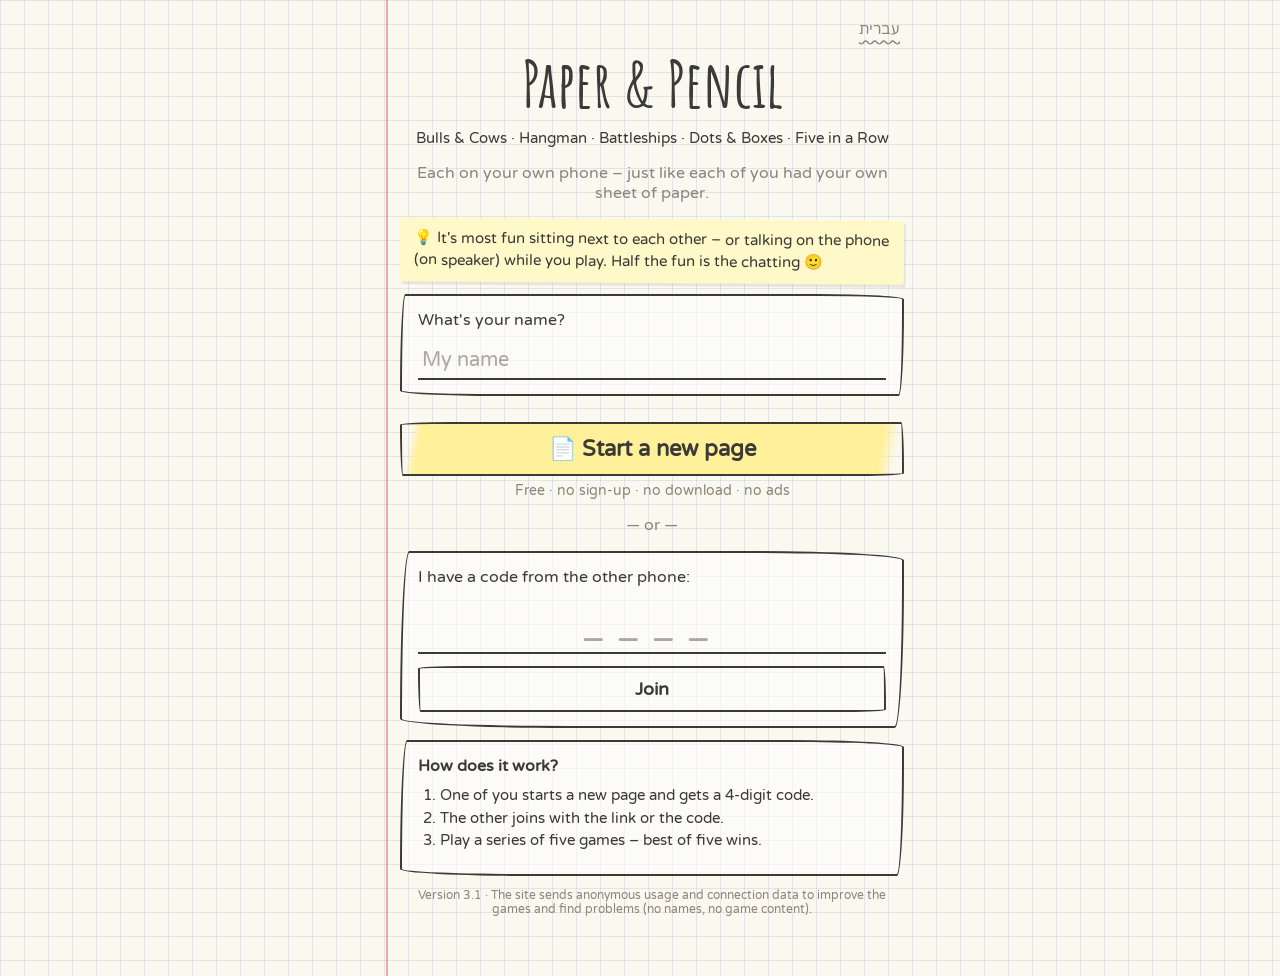
<file: index.html>
<!doctype html>
<html lang="he" dir="rtl">
<head>
<meta charset="utf-8">
<meta name="viewport" content="width=device-width, initial-scale=1, viewport-fit=cover">
<meta name="theme-color" content="#fbf8ef">
<meta name="apple-mobile-web-app-capable" content="yes">
<meta name="mobile-web-app-capable" content="yes">
<title>דף ועיפרון</title>
<link rel="icon" type="image/png" sizes="32x32" href="icons/favicon-32.png">
<link rel="icon" type="image/png" sizes="192x192" href="icons/icon-192.png">
<link rel="apple-touch-icon" href="icons/apple-touch-icon.png">
<link rel="manifest" href="manifest.webmanifest">
<meta name="apple-mobile-web-app-title" content="דף ועיפרון">
<meta name="description" content="חמישה משחקי דף ועיפרון לשניים, כל אחד בטלפון שלו: בול פגיעה, איש תלוי, צוללות, נקודות ו-5 בשורה. בחינם, בלי הרשמה.">
<meta property="og:title" content="דף ועיפרון · Paper &amp; Pencil – 5 משחקים לשניים">
<meta property="og:description" content="בול פגיעה · איש תלוי · צוללות · נקודות · 5 בשורה · 5 pencil-and-paper games for two, each on your own phone">
<meta property="og:image" content="https://small-joys.com/icons/og.png">
<meta property="og:image:width" content="1200">
<meta property="og:image:height" content="630">
<meta name="twitter:card" content="summary_large_image">
<meta property="og:url" content="https://small-joys.com/">
<meta property="og:type" content="website">
<script>
  // Language before anything is drawn: a Hebrew device gets Hebrew, any other gets English (same rule as js/i18n.js).
  (function () {
    var l = null;
    try { var q = new URLSearchParams(location.search).get('lang'); if (q === 'he' || q === 'en') { l = q; localStorage.setItem('dv:lang', q); } } catch (e) { /* ignore */ }
    if (!l) try { var s = localStorage.getItem('dv:lang'); if (s === 'he' || s === 'en') l = s; } catch (e) { /* ignore */ }
    if (!l) l = /^(he|iw)\b/i.test((navigator.languages && navigator.languages[0]) || navigator.language || '') ? 'he' : 'en';
    window.__dvLang = l;
    document.documentElement.lang = l;
    document.documentElement.dir = l === 'he' ? 'rtl' : 'ltr';
    if (l === 'en') document.title = 'Paper & Pencil';
  })();
</script>
<link rel="preconnect" href="https://fonts.googleapis.com">
<link rel="preconnect" href="https://fonts.gstatic.com" crossorigin>
<link href="https://fonts.googleapis.com/css2?family=Amatic+SC:wght@400;700&family=Playpen+Sans+Hebrew:wght@400;600&family=Varela+Round&display=swap" rel="stylesheet">
<link rel="stylesheet" href="style.css?v=3.1">
<script src="js/vendor/paho-mqtt.min.js?v=3.1"></script>
<script src="js/vendor/peerjs.min.js?v=3.1"></script>
</head>
<body>
<div id="app"></div>
<script>
  // Every script of one release is requested with the same ?v=, so a browser never runs a mix of
  // old and new files after an update.
  window.__dvV = '3.1';
  (function () {
    var v = window.__dvV, base = new URL('js/', document.baseURI).href, map = { imports: {} };
    ['main', 'i18n', 'install', 'net', 'log', 'analytics', 'metrics', 'core', 'ui', 'sound', 'demo', 'games/bull', 'games/hangman', 'games/ships', 'games/dots', 'games/five']
      .forEach(function (f) { map.imports[base + f + '.js'] = base + f + '.js?v=' + v; });
    var im = document.createElement('script'); im.type = 'importmap'; im.textContent = JSON.stringify(map);
    document.body.appendChild(im);
    var m = document.createElement('script'); m.type = 'module'; m.src = 'js/main.js?v=' + v;
    document.body.appendChild(m);
  })();
</script>

</body>
</html>
</file>
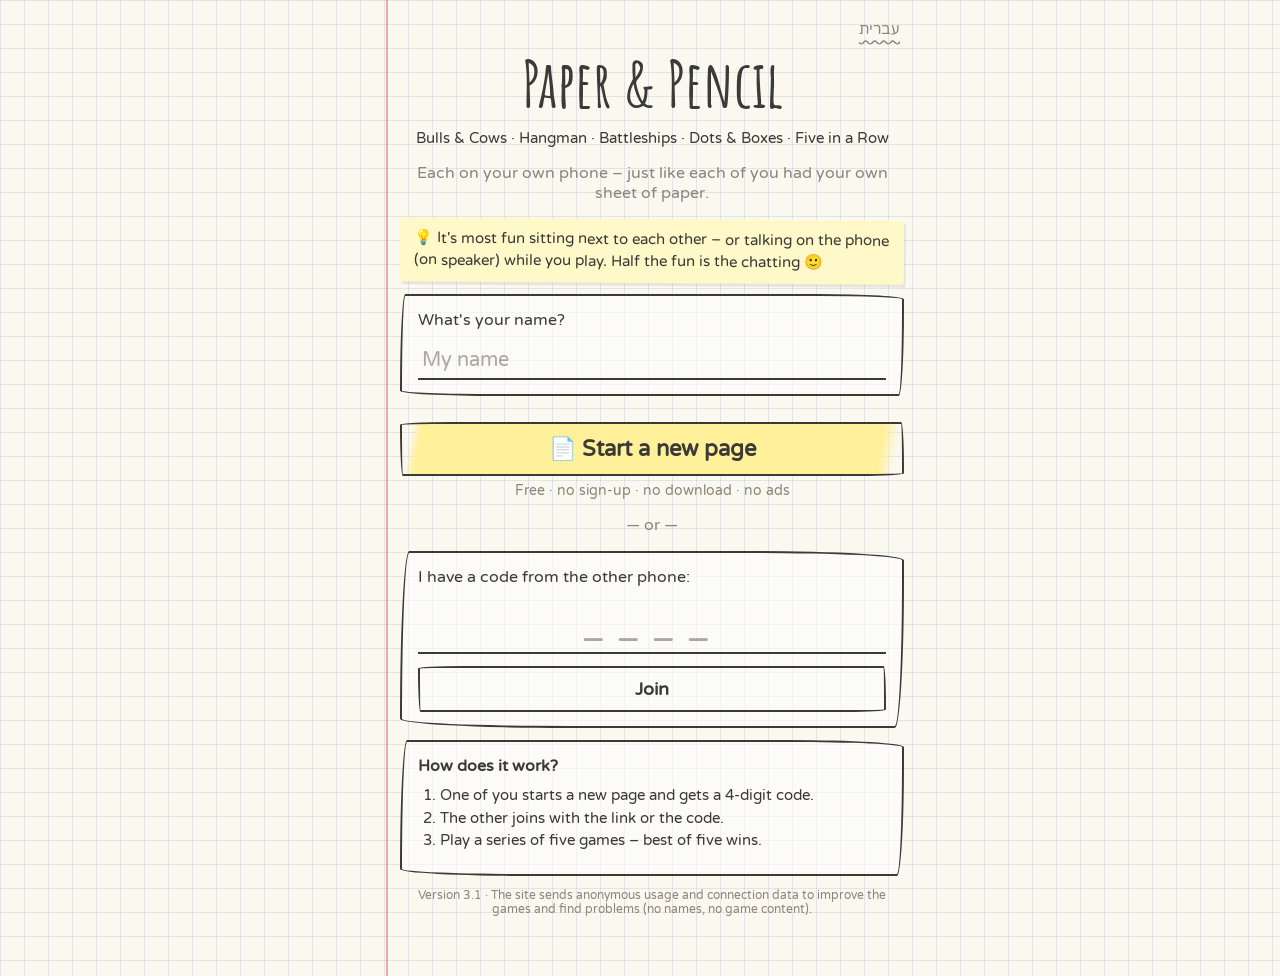
<file: en/index.html>
<!doctype html>
<html lang="en" dir="ltr">
<head>
<!-- GENERATED by tools/make-en.py from index.html – do not edit by hand -->
<base href="../">
<meta charset="utf-8">
<meta name="viewport" content="width=device-width, initial-scale=1, viewport-fit=cover">
<meta name="theme-color" content="#fbf8ef">
<meta name="apple-mobile-web-app-capable" content="yes">
<meta name="mobile-web-app-capable" content="yes">
<title>Paper &amp; Pencil</title>
<link rel="icon" type="image/png" sizes="32x32" href="icons/favicon-32.png">
<link rel="icon" type="image/png" sizes="192x192" href="icons/icon-192.png">
<link rel="apple-touch-icon" href="icons/apple-touch-icon.png">
<link rel="manifest" href="manifest.webmanifest">
<meta name="apple-mobile-web-app-title" content="Paper &amp; Pencil">
<meta name="description" content="Five pencil-and-paper games for two, each on your own phone: Bulls &amp; Cows, Hangman, Battleships, Dots &amp; Boxes and Five in a Row. Free, no sign-up.">
<meta property="og:title" content="Paper &amp; Pencil – 5 games for two">
<meta property="og:description" content="Bulls &amp; Cows · Hangman · Battleships · Dots &amp; Boxes · Five in a Row – each on your own phone. Come play with me!">
<meta property="og:image" content="https://small-joys.com/icons/og-en.png">
<meta property="og:image:width" content="1200">
<meta property="og:image:height" content="630">
<meta name="twitter:card" content="summary_large_image">
<meta property="og:url" content="https://small-joys.com/en/">
<meta property="og:type" content="website">
<script>
  // Language before anything is drawn: a Hebrew device gets Hebrew, any other gets English (same rule as js/i18n.js).
  (function () {
    var l = null;
    try { var q = new URLSearchParams(location.search).get('lang'); if (q === 'he' || q === 'en') { l = q; localStorage.setItem('dv:lang', q); } } catch (e) { /* ignore */ }
    if (!l) try { var s = localStorage.getItem('dv:lang'); if (s === 'he' || s === 'en') l = s; } catch (e) { /* ignore */ }
    if (!l) l = /^(he|iw)\b/i.test((navigator.languages && navigator.languages[0]) || navigator.language || '') ? 'he' : 'en';
    window.__dvLang = l;
    document.documentElement.lang = l;
    document.documentElement.dir = l === 'he' ? 'rtl' : 'ltr';
    if (l === 'en') document.title = 'Paper & Pencil';
  })();
</script>
<link rel="preconnect" href="https://fonts.googleapis.com">
<link rel="preconnect" href="https://fonts.gstatic.com" crossorigin>
<link href="https://fonts.googleapis.com/css2?family=Amatic+SC:wght@400;700&family=Playpen+Sans+Hebrew:wght@400;600&family=Varela+Round&display=swap" rel="stylesheet">
<link rel="stylesheet" href="style.css?v=3.1">
<script src="js/vendor/paho-mqtt.min.js?v=3.1"></script>
<script src="js/vendor/peerjs.min.js?v=3.1"></script>
</head>
<body>
<div id="app"></div>
<script>
  // Every script of one release is requested with the same ?v=, so a browser never runs a mix of
  // old and new files after an update.
  window.__dvV = '3.1';
  (function () {
    var v = window.__dvV, base = new URL('js/', document.baseURI).href, map = { imports: {} };
    ['main', 'i18n', 'install', 'net', 'log', 'analytics', 'metrics', 'core', 'ui', 'sound', 'demo', 'games/bull', 'games/hangman', 'games/ships', 'games/dots', 'games/five']
      .forEach(function (f) { map.imports[base + f + '.js'] = base + f + '.js?v=' + v; });
    var im = document.createElement('script'); im.type = 'importmap'; im.textContent = JSON.stringify(map);
    document.body.appendChild(im);
    var m = document.createElement('script'); m.type = 'module'; m.src = 'js/main.js?v=' + v;
    document.body.appendChild(m);
  })();
</script>

</body>
</html>
</file>
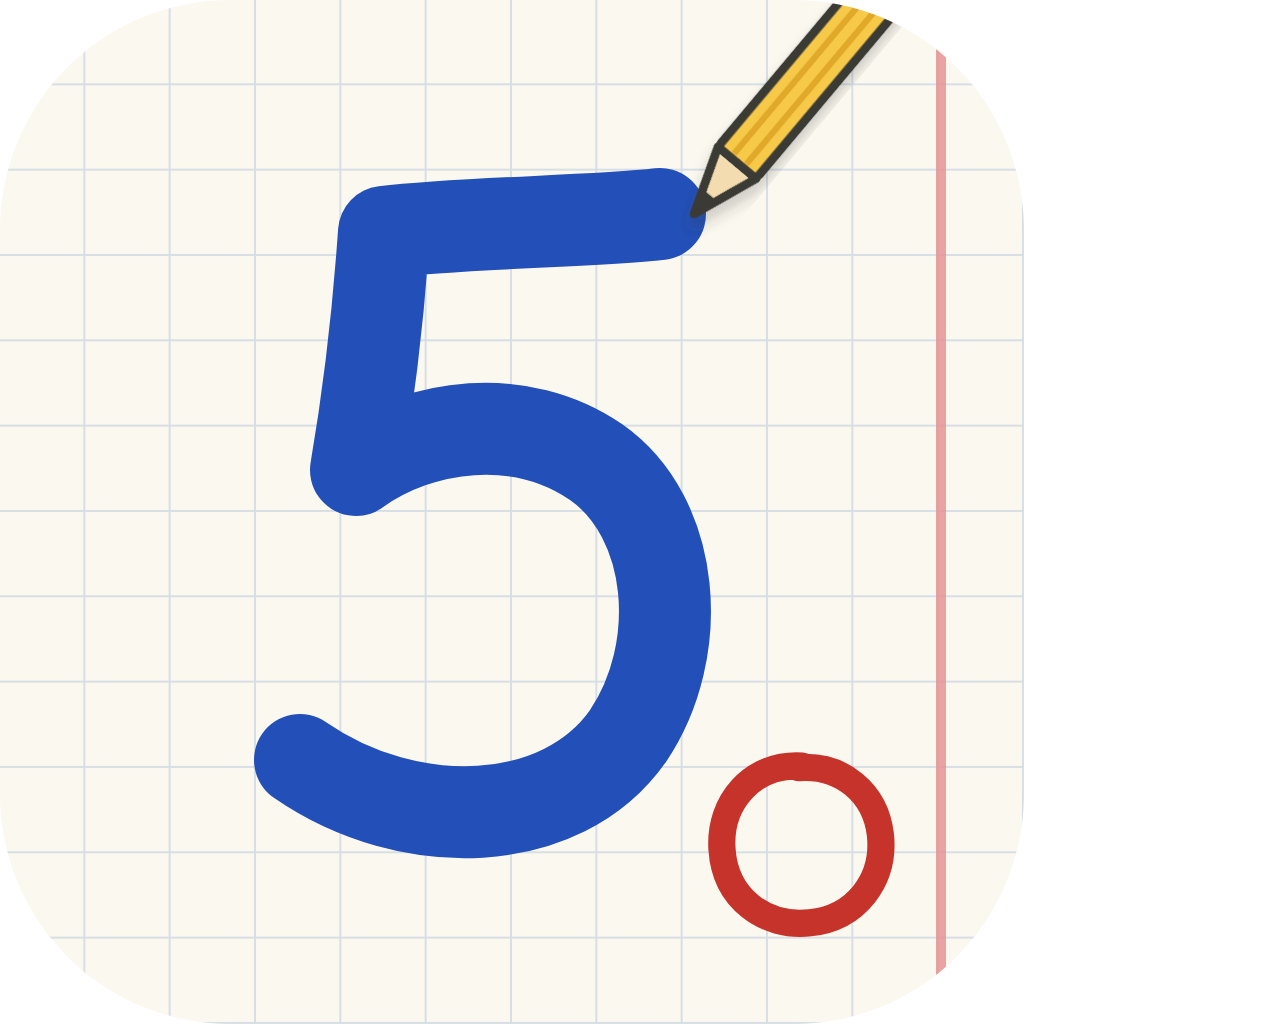
<file: marketing/icon/icon.html>
<!doctype html>
<html>
<head>
<meta charset="utf-8">
<!-- The 5games / דף ועיפרון icon. Rendered to PNG by marketing/icon/render.js.  ?round=1 = Instagram profile (circle crop) -->
<style>
  html, body { margin: 0; background: transparent; }
  svg { display: block; width: 1024px; height: 1024px; }
</style>
</head>
<body>
<svg viewBox="0 0 1024 1024" xmlns="http://www.w3.org/2000/svg">
  <defs>
    <pattern id="grid" width="85.33" height="85.33" patternUnits="userSpaceOnUse" x="-2" y="-2">
      <path d="M 85.33 0 L 0 0 0 85.33" fill="none" stroke="rgba(70,120,190,.20)" stroke-width="4"/>
    </pattern>
    <clipPath id="shape"><rect id="r" x="0" y="0" width="1024" height="1024" rx="230"/></clipPath>
    <filter id="soft" x="-20%" y="-20%" width="140%" height="140%"><feDropShadow dx="10" dy="16" stdDeviation="10" flood-color="#3b3a36" flood-opacity=".22"/></filter>
  </defs>
  <g clip-path="url(#shape)">
    <rect width="1024" height="1024" fill="#fbf8ef"/>
    <rect width="1024" height="1024" fill="url(#grid)"/>
    <rect id="margin" x="936" y="0" width="10" height="1024" fill="#e58f8f" opacity=".8"/>

    <!-- a red O: the second player's ink -->
    <g id="marks" transform="translate(30 56) translate(772 790) scale(.8) translate(-772 -790)">
      <path d="M 772 690 c -62 -4 -104 46 -100 104 c 4 62 54 98 110 92 c 58 -6 94 -54 88 -110 c -6 -52 -48 -88 -102 -84" fill="none" stroke="#c5332b" stroke-width="34" stroke-linecap="round"/>
    </g>

    <!-- the big hand-drawn 5, in the blue pen -->
    <path id="five" d="M 660 214 C 590 222, 470 222, 384 232 C 378 320, 368 400, 356 470 C 420 424, 520 410, 596 462 C 676 518, 686 650, 628 736 C 562 830, 410 836, 300 760"
          fill="none" stroke="#2350b8" stroke-width="92" stroke-linecap="round" stroke-linejoin="round"/>

    <!-- the pencil that just wrote it -->
    <g id="pencil" transform="translate(694 214) rotate(40) scale(.62) translate(0 -196)" filter="url(#soft)">
      <rect x="-40" y="-330" width="80" height="420" rx="10" fill="#f7c948" stroke="#3b3a36" stroke-width="14"/>
      <line x1="-13" y1="-320" x2="-13" y2="80" stroke="#e0a92a" stroke-width="10"/>
      <line x1="13" y1="-320" x2="13" y2="80" stroke="#e0a92a" stroke-width="10"/>
      <rect x="-40" y="-388" width="80" height="62" rx="16" fill="#f29c9c" stroke="#3b3a36" stroke-width="14"/>
      <rect x="-44" y="-342" width="88" height="30" fill="#b9b6ad" stroke="#3b3a36" stroke-width="12"/>
      <path d="M -40 88 L 0 196 L 40 88 Z" fill="#f3dcb0" stroke="#3b3a36" stroke-width="14" stroke-linejoin="round"/>
      <path d="M -15 156 L 0 196 L 15 156 Z" fill="#3b3a36"/>
    </g>
  </g>
</svg>
<script>
  // Instagram crops the profile picture to a circle: pull everything in a little, keep the corners plain
  if (new URLSearchParams(location.search).get('round')) {
    const s = document.querySelector('svg');
    document.getElementById('r').setAttribute('rx', '0');
    for (const id of ['five', 'pencil', 'marks']) {
      const g = document.getElementById(id);
      const wrap = document.createElementNS('http://www.w3.org/2000/svg', 'g');
      wrap.setAttribute('transform', 'translate(512 512) scale(.8) translate(-512 -512)');
      g.replaceWith(wrap); wrap.append(g);
    }
    document.getElementById('margin').setAttribute('x', '936');
  }
</script>
</body>
</html>
</file>
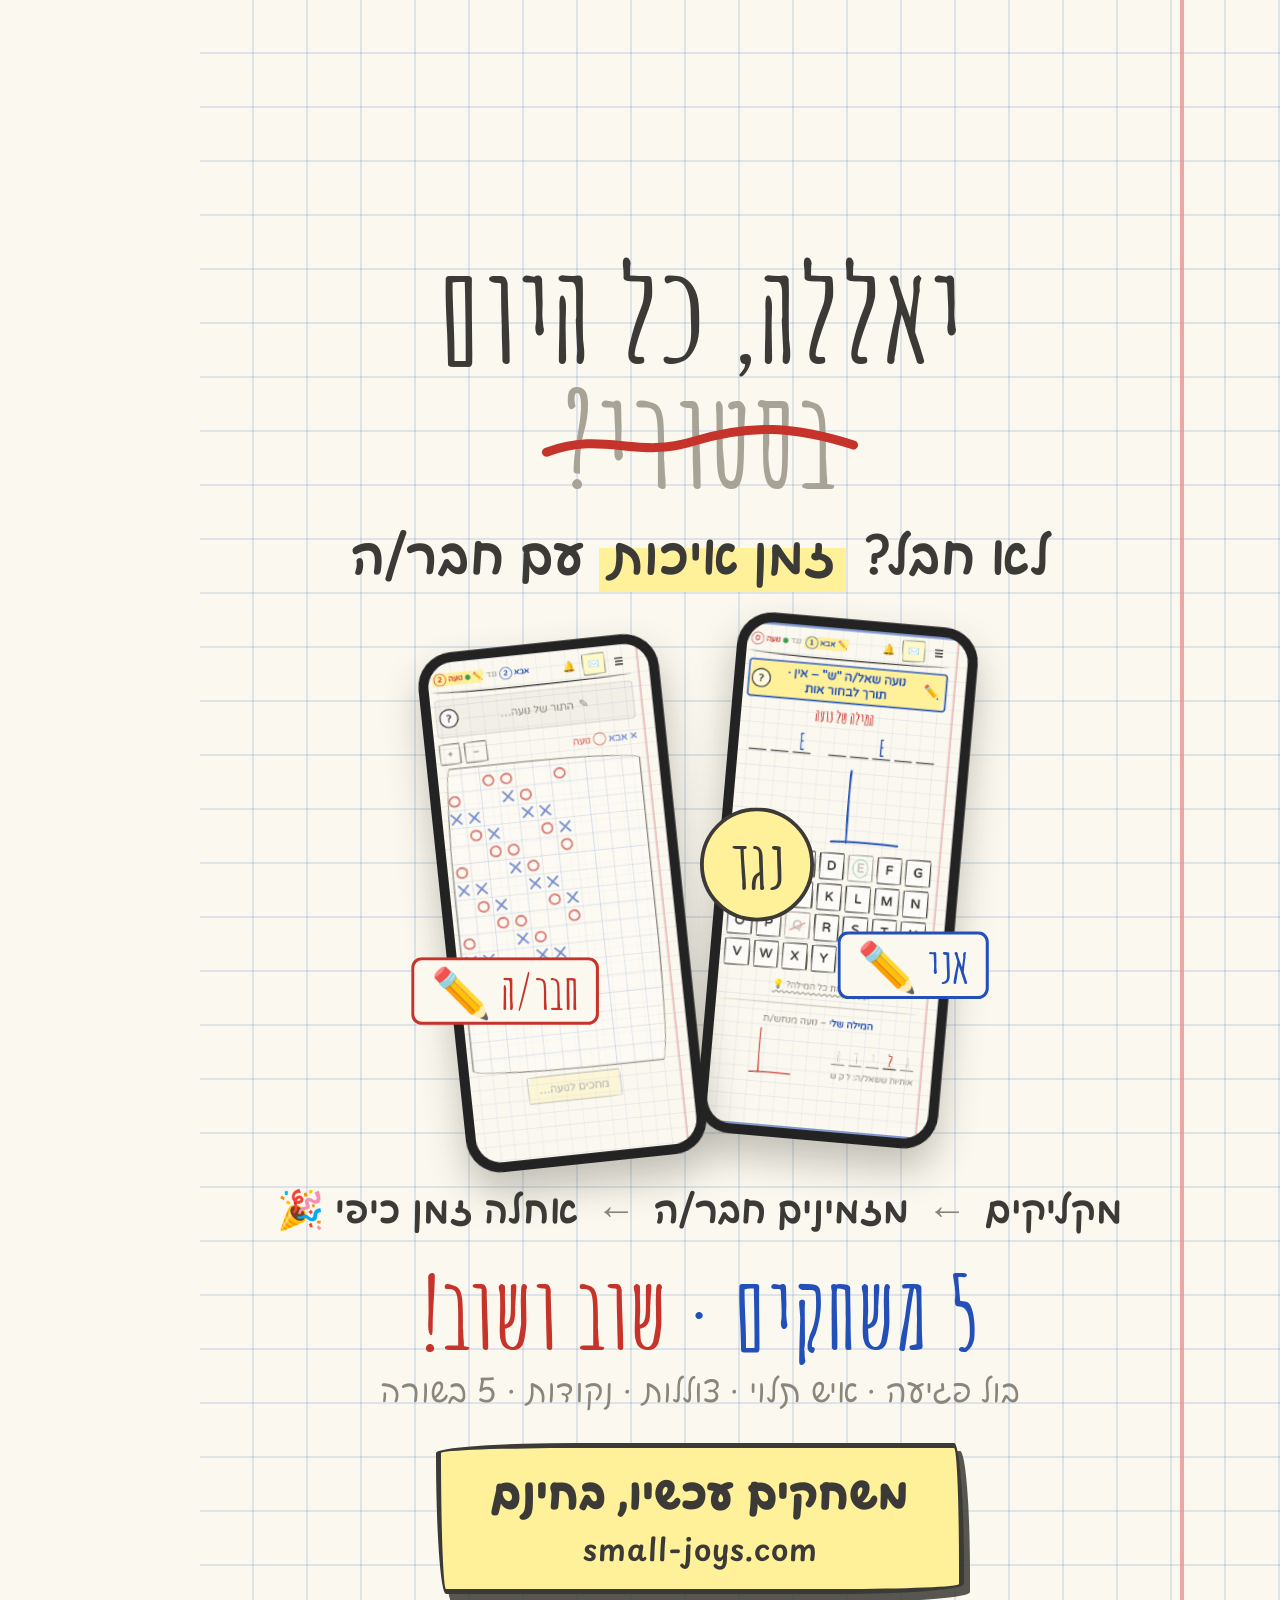
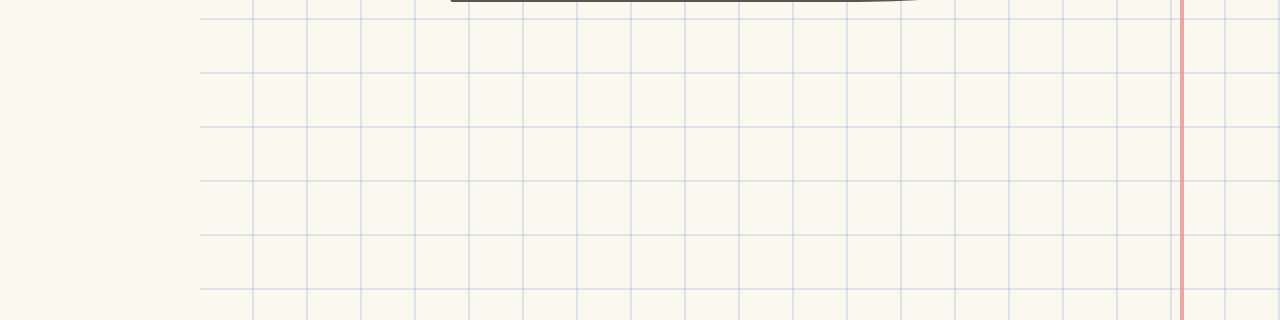
<file: marketing/instagram/ad.html>
<!doctype html>
<html lang="he" dir="rtl">
<head>
<meta charset="utf-8">
<!-- Instagram ad, rendered to PNG / MP4 by marketing/instagram/render.js.  ?fmt=story (1080x1920) | feed (1080x1350) -->
<link href="https://fonts.googleapis.com/css2?family=Amatic+SC:wght@400;700&family=Playpen+Sans+Hebrew:wght@400;600;800&family=Varela+Round&display=swap" rel="stylesheet">
<style>
  :root { --paper: #fbf8ef; --pencil: #3b3a36; --soft: #8a867b; --ink0: #2350b8; --ink1: #c5332b; --marker: #fff09a; --margin: #e58f8f; }
  * { box-sizing: border-box; }
  html, body { margin: 0; }
  body { width: 1080px; height: 1920px; overflow: hidden; background: var(--paper); color: var(--pencil); font-family: 'Playpen Sans Hebrew', 'Varela Round', sans-serif; position: relative; }
  body.feed { height: 1350px; }
  /* squared school paper with the red margin line */
  .sheet { position: absolute; inset: 0;
    background-image: linear-gradient(rgba(70,120,190,.16) 2px, transparent 2px), linear-gradient(90deg, rgba(70,120,190,.16) 2px, transparent 2px);
    background-size: 54px 54px; background-position: -2px -2px; }
  .sheet::after { content: ''; position: absolute; top: 0; bottom: 0; right: 96px; width: 4px; background: var(--margin); opacity: .75; }
  .wrap { position: absolute; inset: 0; padding: 0 150px 0 70px; display: flex; flex-direction: column; align-items: center; text-align: center; }

  .kicker { font-family: 'Amatic SC', cursive; font-weight: 700; font-size: 150px; line-height: .95; margin: 0; letter-spacing: 1px; }
  .story-word { position: relative; display: inline-block; color: #a7a397; }
  .story-word svg { position: absolute; inset: -10px -20px; width: calc(100% + 40px); height: calc(100% + 20px); overflow: visible; }
  .scribble { fill: none; stroke: var(--ink1); stroke-width: 9; stroke-linecap: round; stroke-linejoin: round; }
  .line2 { font-size: 60px; font-weight: 600; margin: 34px 0 0; line-height: 1.35; }
  .hl { background: linear-gradient(transparent 38%, var(--marker) 38%, var(--marker) 92%, transparent 92%); padding: 0 10px; border-radius: 6px; }

  .phones { position: relative; width: 760px; height: 700px; margin-top: 40px; }
  .phone { position: absolute; top: 0; width: 318px; height: 688px; border-radius: 46px; background: #232323; padding: 13px; box-shadow: 0 26px 50px rgba(40,40,30,.28); }
  .phone img { width: 100%; height: 100%; border-radius: 34px; object-fit: cover; object-position: top; display: block; }
  .phone.a { right: 40px; transform: rotate(5deg); }
  .phone.b { left: 40px; top: 30px; transform: rotate(-6deg); }
  .tag { position: absolute; font-family: 'Amatic SC', cursive; font-weight: 700; font-size: 64px; padding: 0 22px; border-radius: 14px; background: var(--paper); border: 4px solid currentColor; }
  .tag.a { color: var(--ink0); right: 0; bottom: 40px; transform: rotate(-4deg); }
  .tag.b { color: var(--ink1); left: 0; bottom: 6px; transform: rotate(4deg); }
  .vs { position: absolute; left: 50%; top: 46%; transform: translate(-50%, -50%) rotate(-8deg); font-family: 'Amatic SC', cursive; font-weight: 700; font-size: 88px; background: var(--marker); border: 5px solid var(--pencil); border-radius: 50%; width: 150px; height: 150px; display: grid; place-items: center; z-index: 3; }

  .steps { display: flex; gap: 18px; justify-content: center; align-items: center; margin-top: 46px; font-size: 44px; font-weight: 600; flex-wrap: nowrap; white-space: nowrap; }
  .steps .n { display: inline-grid; place-items: center; width: 62px; height: 62px; border: 4px solid var(--pencil); border-radius: 50%; font-family: 'Amatic SC', cursive; font-weight: 700; font-size: 50px; margin-left: 10px; }
  .steps .arrow { color: var(--soft); font-size: 40px; }
  .five { font-family: 'Amatic SC', cursive; font-weight: 700; font-size: 118px; color: var(--ink0); margin: 36px 0 0; line-height: 1; }
  .five .again { color: var(--ink1); }
  .games { font-size: 34px; color: var(--soft); margin-top: 6px; }
  .cta { margin-top: 40px; font-size: 52px; font-weight: 800; padding: 20px 56px; background: var(--marker); border: 5px solid var(--pencil); border-radius: 255px 18px 225px 18px / 18px 225px 18px 255px; box-shadow: 6px 8px 0 rgba(59,58,54,.85); }
  .cta small { display: block; font-size: 34px; font-weight: 600; color: var(--pencil); direction: ltr; letter-spacing: 1px; }
  .pencil { position: absolute; font-size: 120px; transform: rotate(-20deg); }

  /* layout per format: story keeps the top 250px and bottom 340px free for Instagram's own UI */
  body.story .wrap { padding-top: 250px; }
  body.story .kicker { font-size: 132px; }
  body.story .line2 { font-size: 52px; margin-top: 22px; }
  body.story .phones { transform: scale(.76); transform-origin: top center; height: 540px; margin-top: 26px; }
  body.story .steps { font-size: 38px; margin-top: 22px; }
  body.story .five { font-size: 100px; margin-top: 20px; }
  body.story .games { font-size: 32px; }
  body.story .cta { margin-top: 26px; font-size: 44px; padding: 14px 50px; }
  body.story .cta small { font-size: 30px; }
  body.feed .wrap { padding-top: 64px; }
  body.feed .kicker { font-size: 120px; }
  body.feed .line2 { font-size: 50px; margin-top: 20px; }
  body.feed .phones { transform: scale(.62); transform-origin: top center; height: 440px; margin-top: 26px; }
  body.feed .steps { font-size: 36px; margin-top: 14px; }
  body.feed .steps .n { width: 52px; height: 52px; font-size: 42px; }
  body.feed .five { font-size: 92px; margin-top: 18px; }
  body.feed .games { font-size: 28px; }
  body.feed .cta { margin-top: 24px; font-size: 44px; padding: 14px 46px; }
  body.feed .cta small { font-size: 30px; }

  /* entrance animation (used for the video; the still images are taken at the end) */
  .in { opacity: 0; animation: pop .55s cubic-bezier(.2,.9,.3,1.25) forwards; }
  @keyframes pop { from { opacity: 0; transform: translateY(40px) scale(.92); } to { opacity: 1; transform: none; } }
  .phone.a.in { animation-name: popA; } .phone.b.in { animation-name: popB; }
  @keyframes popA { from { opacity: 0; transform: translateX(120px) rotate(18deg); } to { opacity: 1; transform: rotate(5deg); } }
  @keyframes popB { from { opacity: 0; transform: translateX(-120px) rotate(-20deg); } to { opacity: 1; transform: rotate(-6deg); } }
  .scribble { stroke-dasharray: 900; stroke-dashoffset: 900; animation: draw .7s ease-out forwards; }
  @keyframes draw { to { stroke-dashoffset: 0; } }
  .cta.in { animation: pop .55s cubic-bezier(.2,.9,.3,1.25) forwards, nudge 1.4s ease-in-out 1s infinite; }
  @keyframes nudge { 0%, 100% { transform: none; } 50% { transform: scale(1.05) rotate(-1deg); } }
</style>
</head>
<body>
<div class="sheet"></div>
<div class="wrap">
  <h1 class="kicker in" style="animation-delay:.1s">יאללה, כל היום<br><span class="story-word">בסטורי?<svg viewBox="0 0 100 40" preserveAspectRatio="none"><path class="scribble" style="animation-delay:.8s" vector-effect="non-scaling-stroke" d="M2 24 C 20 18, 30 26, 48 21 S 80 17, 98 22"/></svg></span></h1>
  <p class="line2 in" style="animation-delay:1.4s">לא חבל? <span class="hl">זמן איכות</span> עם חבר/ה</p>
  <div class="phones">
    <div class="phone a in" style="animation-delay:2.1s"><img src="src/hangman-play.png" alt=""></div>
    <div class="phone b in" style="animation-delay:2.4s"><img src="src/five-many.png" alt=""></div>
    <div class="vs in" style="animation-delay:2.9s">נגד</div>
    <div class="tag a in" style="animation-delay:3.1s">אני ✏️</div>
    <div class="tag b in" style="animation-delay:3.3s">חבר/ה ✏️</div>
  </div>
  <div class="steps in" style="animation-delay:3.8s"><span>מקליקים</span><span class="arrow">←</span><span>מזמינים חבר/ה</span><span class="arrow">←</span><span>אחלה זמן כיפי 🎉</span></div>
  <div class="five in" style="animation-delay:4.5s">5 משחקים · <span class="again">שוב ושוב!</span></div>
  <div class="games in" style="animation-delay:4.8s">בול פגיעה · איש תלוי · צוללות · נקודות · 5 בשורה</div>
  <div class="cta in" style="animation-delay:5.4s">משחקים עכשיו, בחינם<small>small-joys.com</small></div>
</div>
<script>
  const fmt = new URLSearchParams(location.search).get('fmt') || 'story';
  document.body.className = fmt;
</script>
</body>
</html>
</file>
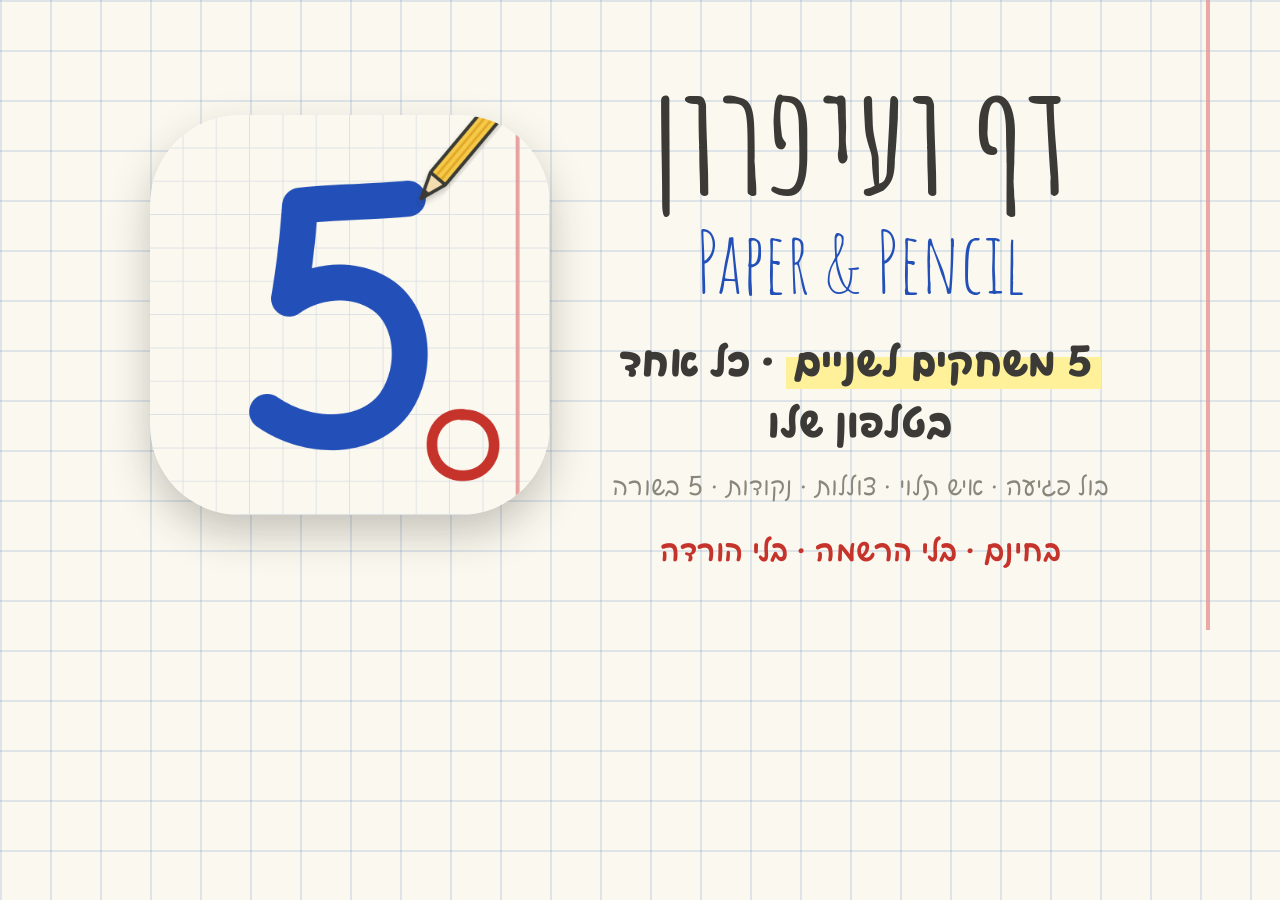
<file: marketing/og/og.html>
<!doctype html>
<html lang="he" dir="rtl">
<head>
<meta charset="utf-8">
<!-- Link preview picture (WhatsApp, Facebook, Instagram DMs): 1200x630. Rendered by marketing/og/render.js -->
<link href="https://fonts.googleapis.com/css2?family=Amatic+SC:wght@700&family=Playpen+Sans+Hebrew:wght@400;600;800&family=Playpen+Sans:wght@400;600;800&display=swap" rel="stylesheet">
<style>
  html, body { margin: 0; }
  body { width: 1200px; height: 630px; overflow: hidden; background: #fbf8ef; color: #3b3a36; font-family: 'Playpen Sans Hebrew', sans-serif; position: relative;
    background-image: linear-gradient(rgba(70,120,190,.16) 2px, transparent 2px), linear-gradient(90deg, rgba(70,120,190,.16) 2px, transparent 2px); background-size: 50px 50px; }
  body::after { content: ''; position: absolute; top: 0; bottom: 0; right: 70px; width: 4px; background: #e58f8f; opacity: .75; }
  .icon { position: absolute; left: 70px; top: 115px; width: 400px; height: 400px; border-radius: 90px; box-shadow: 0 18px 40px rgba(40,40,30,.25); }
  .txt { position: absolute; right: 120px; top: 70px; width: 600px; text-align: center; }
  h1 { font-family: 'Amatic SC', cursive; font-size: 150px; line-height: .9; margin: 0; }
  .en { font-family: 'Amatic SC', cursive; font-size: 84px; color: #2350b8; margin: 4px 0 0; direction: ltr; }
  .two { font-size: 40px; font-weight: 800; margin-top: 18px; }
  .two .hl { background: linear-gradient(transparent 40%, #fff09a 40%, #fff09a 92%, transparent 92%); padding: 0 8px; }
  .games { font-size: 25px; color: #8a867b; margin-top: 14px; line-height: 1.5; }
  .free { margin-top: 22px; font-size: 30px; font-weight: 600; color: #c5332b; }
  body.en::after { right: auto; left: 70px; }
  body.en .icon { left: auto; right: 70px; }
  body.en .txt { right: auto; left: 110px; }
  body.en h1 { font-size: 132px; }
  body.en .two { font-size: 46px; line-height: 1.25; }
  body.en .two, body.en .games, body.en .free { font-family: 'Playpen Sans', sans-serif; color: #3b3a36; }
  body.en .games { color: #8a867b; font-size: 24px; }
  body.en .free { color: #c5332b; }
  body.en h1 { color: #2350b8; }
</style>
</head>
<body>
<img class="icon" src="../icon/icon-1024.png" alt="">
<div class="txt en-only" style="display:none">
  <h1>Paper &amp; Pencil</h1>
  <div class="two"><span class="hl">5 games for two</span><br>each on your own phone</div>
  <div class="games">Bulls &amp; Cows · Hangman · Battleships · Dots &amp; Boxes · Five in a Row</div>
  <div class="free">Free · no sign-up · no download</div>
</div>
<div class="txt he-only">
  <h1>דף ועיפרון</h1>
  <div class="en">Paper &amp; Pencil</div>
  <div class="two"><span class="hl">5 משחקים לשניים</span> · כל אחד בטלפון שלו</div>
  <div class="games">בול פגיעה · איש תלוי · צוללות · נקודות · 5 בשורה</div>
  <div class="free">בחינם · בלי הרשמה · בלי הורדה</div>
</div>
<script>
  // ?lang=en: the English picture (for invites sent from an English phone)
  if (new URLSearchParams(location.search).get('lang') === 'en') {
    document.documentElement.lang = 'en'; document.documentElement.dir = 'ltr';
    document.querySelector('.he-only').style.display = 'none';
    document.querySelector('.en-only').style.display = '';
    document.body.classList.add('en');
  }
</script>
</body>
</html>
</file>
<file: style.css>
:root {
  --paper: #fbf8ef;
  --grid: rgba(70, 120, 190, .15);
  --margin: #e58f8f;
  --pencil: #3b3a36;
  --pencil-soft: #8a867b;
  --ink0: #2350b8;
  --ink1: #c5332b;
  --marker: #fff09a;
  --font: 'Varela Round', system-ui, sans-serif;
  --title: 'Amatic SC', 'Varela Round', cursive;
  --hand: 'Playpen Sans Hebrew', 'Varela Round', cursive;
  --sq: 24px;
  --wobble: 255px 14px 225px 14px / 14px 225px 14px 255px;
  --wobble2: 14px 225px 14px 255px / 255px 14px 225px 14px;
  color-scheme: light;
}

* { box-sizing: border-box; }
html, body { margin: 0; min-height: 100%; }
html { overflow-x: hidden; }
#app { overflow-x: hidden; overflow-x: clip; }
body {
  background-color: var(--paper);
  background-image:
    linear-gradient(var(--grid) 1px, transparent 1px),
    linear-gradient(90deg, var(--grid) 1px, transparent 1px);
  background-size: var(--sq) var(--sq);
  color: var(--pencil);
  font-family: var(--font);
  font-size: 16px;
  -webkit-tap-highlight-color: transparent;
  overscroll-behavior-y: none;
}

#app {
  position: relative;
  max-width: 560px;
  min-height: 100vh;
  margin: 0 auto;
  padding: 10px 16px 110px; padding-inline-start: 40px;
}
/* the red margin line of a notebook, on the starting side (right in Hebrew, left in English) */
#app::before {
  content: '';
  position: absolute;
  top: 0; bottom: 0; inset-inline-start: 26px;
  width: 2px;
  background: var(--margin);
  opacity: .75;
  pointer-events: none;
}

h1, h2, h3 { font-family: var(--title); font-weight: 700; margin: .2em 0; line-height: 1; }
h1 { font-size: 46px; }
h2 { font-size: 34px; }
h3 { font-size: 27px; }
small, .soft { color: var(--pencil-soft); }
.ink0 { color: var(--ink0); }
.ink1 { color: var(--ink1); }

button { font: inherit; color: inherit; cursor: pointer; touch-action: manipulation; }
button:disabled { cursor: default; opacity: .45; }

.btn {
  display: inline-flex; align-items: center; justify-content: center; gap: 6px;
  background: transparent;
  border: 2px solid var(--pencil);
  border-radius: var(--wobble);
  padding: 9px 18px;
  font-size: 18px; font-weight: 600;
  transition: transform .08s;
  min-height: 46px;
}
.btn:active:not(:disabled) { transform: scale(.96) rotate(-1deg); }
.btn.big { font-size: 22px; padding: 12px 24px; width: 100%; }
.btn.marker { background: linear-gradient(100deg, transparent 2%, var(--marker) 4%, var(--marker) 95%, transparent 98%); }
.btn.ghost { border-style: dashed; border-color: var(--pencil-soft); }
.btn.small { font-size: 15px; padding: 5px 12px; min-height: 36px; }
.link-btn { background: none; border: 0; text-decoration: underline wavy var(--pencil-soft); text-underline-offset: 5px; padding: 6px 4px; color: var(--pencil-soft); font-size: 15px; }

.row { display: flex; gap: 10px; align-items: center; flex-wrap: wrap; }
.row.center { justify-content: center; }
.stack { display: flex; flex-direction: column; gap: 12px; }
.spacer { height: 14px; }

input.paper {
  font: inherit; font-size: 20px; color: var(--ink0);
  background: transparent;
  border: 0; border-bottom: 2px solid var(--pencil);
  padding: 6px 4px; width: 100%;
  outline: none;
}
input.paper::placeholder { color: var(--pencil-soft); opacity: .7; }
input.code { font-size: 34px; letter-spacing: 12px; text-align: center; direction: ltr; }

.card {
  background: rgba(255, 255, 255, .55);
  border: 2px solid var(--pencil);
  border-radius: var(--wobble2);
  padding: 14px 16px;
  margin: 12px 0;
}
.note {
  font-family: var(--hand);
  background: #fff9c9;
  box-shadow: 2px 3px 0 rgba(0,0,0,.08);
  padding: 10px 14px;
  margin: 10px 0;
  transform: rotate(-.6deg);
  border-radius: 2px;
}
.note.warn { background: #ffe1d6; }

/* ---------- header ---------- */
header.top {
  display: flex; align-items: center; justify-content: space-between; gap: 8px;
  padding-bottom: 6px;
  border-bottom: 2px solid var(--pencil);
  border-radius: 0 0 50% 40% / 0 0 4px 6px;
  margin-bottom: 8px;
}
.logo { font-family: var(--title); font-size: 30px; font-weight: 700; }
.icon-btn { background: none; border: 0; font-size: 17px; padding: 6px 4px; font-weight: 600; }
.players { display: flex; align-items: center; gap: 6px; font-size: 15px; }
.ptag { font-family: var(--hand); display: flex; align-items: center; gap: 4px; font-weight: 700; max-width: 120px; }
.ptag .pname { overflow: hidden; text-overflow: ellipsis; white-space: nowrap; }
.ptag.p0 { color: var(--ink0); }
.ptag.p1 { color: var(--ink1); }
.ptag.me .pname { text-decoration: underline; text-underline-offset: 4px; }
.ptot { font-size: 13px; border: 1.5px solid currentColor; border-radius: 50%; min-width: 24px; height: 24px; display: inline-flex; align-items: center; justify-content: center; }
.vs { color: var(--pencil-soft); font-size: 13px; }
.dot { width: 9px; height: 9px; border-radius: 50%; background: #bbb; display: inline-block; flex: none; }
.dot.on { background: #3a9b4a; }

.turn {
  font-family: var(--hand); font-size: 18px; font-weight: 600;
  padding: 6px 12px; margin: 6px 0 10px;
  text-align: center;
}
.turn.mine {
  background: linear-gradient(100deg, transparent 1%, var(--marker) 3%, var(--marker) 96%, transparent 99%);
  animation: wiggle 1.6s ease-in-out 1;
}
@keyframes wiggle { 0%,100% { transform: rotate(0); } 25% { transform: rotate(-1.2deg); } 75% { transform: rotate(1.2deg); } }

/* ---------- menu ---------- */
.menu .title { text-align: center; font-size: 50px; margin-top: 10px; }
.game-row {
  display: grid; grid-template-columns: 34px 1fr auto; align-items: center; gap: 8px;
  width: 100%; text-align: start;
  background: none; border: 0; border-bottom: 1.5px dashed var(--pencil-soft);
  padding: 12px 2px;
}
.game-row .num { font-family: var(--title); font-size: 34px; font-weight: 700; }
.game-row b { font-size: 21px; display: block; }
.game-row small { font-size: 13px; }
.game-row.next b { background: linear-gradient(100deg, transparent 1%, var(--marker) 3%, var(--marker) 96%, transparent 99%); padding: 0 6px; }

.tallies { display: flex; flex-direction: column; gap: 2px; align-items: flex-start; min-width: 64px; }
.tally { display: block; }
.code-big { font-family: var(--title); font-size: 72px; letter-spacing: 10px; text-align: center; direction: ltr; line-height: 1; color: var(--ink0); }
.menu-foot { margin-top: 18px; display: flex; flex-wrap: wrap; gap: 4px 14px; justify-content: center; }

/* ---------- result ---------- */
.result { text-align: center; position: relative; overflow: hidden; }
.result .stamp {
  display: inline-block; font-family: var(--title); font-size: 52px; font-weight: 700;
  border: 3px solid currentColor; border-radius: 12px; padding: 0 16px;
  transform: rotate(-4deg);
  animation: stamp .45s cubic-bezier(.2,1.6,.4,1) 1;
}
@keyframes stamp { from { transform: scale(1.6) rotate(-12deg); opacity: 0; } to { transform: scale(1) rotate(-4deg); opacity: 1; } }

/* ---------- keypads ---------- */
.keys { display: grid; gap: 6px; margin: 10px 0; }
.key {
  background: rgba(255,255,255,.6);
  border: 2px solid var(--pencil);
  border-radius: var(--wobble);
  font-size: 21px; font-weight: 600;
  min-height: 46px; padding: 2px;
  position: relative;
}
.key:active:not(:disabled) { transform: scale(.93); }
.key.used-good { color: var(--pencil-soft); }
.key.used-good::after { content: ''; position: absolute; inset: 5px 14%; border: 2px solid #3a9b4a; border-radius: 50%; opacity: .7; }
.key.used-bad { color: var(--pencil-soft); }
.key.used-bad::after { content: ''; position: absolute; left: 12%; right: 12%; top: 50%; height: 2.5px; background: var(--ink1); transform: rotate(-28deg); opacity: .8; }
.key.wide { grid-column: span 2; }
.key.action { background: var(--marker); }

.slots { display: flex; gap: 8px; justify-content: center; margin: 8px 0; direction: ltr; }
.slot {
  width: 48px; height: 56px;
  border-bottom: 3px solid var(--pencil);
  font-size: 34px; font-weight: 700; text-align: center; line-height: 56px;
}

/* ---------- tables ---------- */
table.paper { border-collapse: collapse; width: 100%; font-size: 18px; }
table.paper th { font-weight: 600; font-size: 14px; color: var(--pencil-soft); border-bottom: 2px solid var(--pencil); padding: 4px; }
table.paper td { padding: 4px; text-align: center; border-bottom: 1px solid rgba(0,0,0,.08); }
table.paper td.code { letter-spacing: 6px; direction: ltr; font-weight: 700; font-size: 21px; }
table.paper tr.win td { background: var(--marker); }
.cols { display: grid; grid-template-columns: 1fr; gap: 10px; }

.scratch { display: flex; gap: 4px; justify-content: center; direction: ltr; flex-wrap: wrap; }
.scratch button {
  width: 32px; height: 38px; background: none; border: 0; font-size: 22px; font-weight: 700; position: relative; padding: 0;
}
.scratch button.x { color: var(--pencil-soft); }
.scratch button.x::after { content: ''; position: absolute; left: 3px; right: 3px; top: 50%; height: 2.5px; background: var(--pencil); transform: rotate(-35deg); }
.scratch button.o::after { content: ''; position: absolute; inset: 2px 0; border: 2.5px solid #3a9b4a; border-radius: 50%; }

/* ---------- hangman ---------- */
.word { display: flex; flex-wrap: wrap; gap: 6px 7px; justify-content: center; margin: 10px 0; }
.word .ch { width: 30px; height: 42px; border-bottom: 2.5px solid var(--pencil); text-align: center; font-family: var(--title); font-size: 38px; font-weight: 700; line-height: 42px; }
.word .ch.sp { border: 0; width: 16px; }
.word .ch.ghost { color: var(--pencil-soft); opacity: .55; font-weight: 400; }
.word.small .ch { width: 22px; height: 30px; font-size: 27px; line-height: 30px; }
.hint { text-align: center; font-size: 16px; }
.gallows { display: block; margin: 0 auto; }

/* ---------- ships ---------- */
.board {
  display: grid;
  grid-template-columns: 22px repeat(6, 1fr);
  gap: 0;
  max-width: 340px; margin: 6px auto;
  user-select: none;
}
.board.small { max-width: 220px; }
.board .lbl { text-align: center; font-size: 14px; color: var(--pencil-soft); display: flex; align-items: center; justify-content: center; }
.board .cell {
  border: 1.5px solid var(--pencil);
  margin: -0.75px;
  position: relative;
  background: rgba(255,255,255,.35);
  padding: 0;
  -webkit-tap-highlight-color: transparent;
}
/* square cells without relying on aspect-ratio */
.board .cell::before { content: ''; display: block; padding-top: 100%; }
.board .cell svg { position: absolute; inset: 0; width: 100%; height: 100%; }
.board .cell.ship { background: repeating-linear-gradient(45deg, rgba(60,60,60,.35) 0 2px, transparent 2px 7px), rgba(255,255,255,.35); }
.board .cell.sunk { background: repeating-linear-gradient(45deg, rgba(60,60,60,.5) 0 2px, transparent 2px 5px), repeating-linear-gradient(-45deg, rgba(60,60,60,.35) 0 2px, transparent 2px 5px); }
.board .cell.sel { background: var(--marker); }
.board .cell.last { box-shadow: inset 0 0 0 3px var(--marker); }
.board .cell.hot { cursor: pointer; }
.fleet { display: flex; gap: 8px 14px; flex-wrap: wrap; justify-content: center; font-size: 15px; }
.fleet .sunk { text-decoration: line-through; text-decoration-thickness: 2px; color: var(--pencil-soft); }
.tray { display: flex; gap: 8px; flex-wrap: wrap; justify-content: center; }
.tray button { background: none; border: 2px dashed transparent; border-radius: 10px; padding: 4px 6px; }
.tray button.on { border-color: var(--pencil); background: var(--marker); }
.tray button.placed { opacity: .4; }

/* ---------- dots ---------- */
.dots-svg { width: 100%; max-width: 360px; display: block; margin: 0 auto; touch-action: manipulation; }
.dots-score { display: flex; justify-content: center; gap: 22px; font-size: 20px; font-weight: 700; }

/* ---------- five in a row ---------- */
.five-wrap {
  overflow: auto; direction: ltr;
  max-height: 62vh;
  border: 2px solid var(--pencil);
  border-radius: var(--wobble2);
  margin: 6px 0;
  -webkit-overflow-scrolling: touch;
  touch-action: pan-x pan-y;
}
.five-board { position: relative; }
.five-board svg { position: absolute; inset: 0; width: 100%; height: 100%; }
.zoom { display: flex; gap: 6px; justify-content: center; }

/* ---------- chat ---------- */
.fab {
  position: fixed; bottom: 18px; left: 18px; z-index: 30;
  background: #fff9c9; border: 2px solid var(--pencil); border-radius: var(--wobble);
  font-size: 18px; font-weight: 700; padding: 10px 16px;
  box-shadow: 3px 4px 0 rgba(0,0,0,.12);
  transform: rotate(-3deg);
  font-family: var(--hand);
}
.fab .badge { background: var(--ink1); color: #fff; border-radius: 12px; padding: 0 7px; font-size: 14px; margin-inline-start: 4px; }
.sheet-bg { position: fixed; inset: 0; background: rgba(40,40,30,.25); z-index: 40; }
.sheet {
  position: fixed; left: 0; right: 0; bottom: 0; z-index: 41;
  max-width: 560px; margin: 0 auto;
  background: #fffbe0;
  background-image: linear-gradient(rgba(70,120,190,.18) 1px, transparent 1px);
  background-size: 100% 30px;
  border-top: 2px solid var(--pencil);
  border-radius: 18px 18px 0 0;
  padding: 12px 16px calc(14px + env(safe-area-inset-bottom));
  max-height: 78vh; display: flex; flex-direction: column;
  box-shadow: 0 -4px 20px rgba(0,0,0,.15);
}
.msgs { overflow-y: auto; flex: 1; min-height: 120px; display: flex; flex-direction: column; gap: 6px; padding: 6px 0; }
.msg { max-width: 82%; font-family: var(--hand); font-size: 18px; line-height: 1.35; }
.msg.mine { align-self: flex-start; }
.msg.theirs { align-self: flex-end; text-align: end; }
.msg b { font-size: 13px; display: block; opacity: .75; }
.quick { display: flex; gap: 6px; overflow-x: auto; padding: 6px 0; }
.quick button { flex: none; background: #fff; border: 1.5px solid var(--pencil-soft); border-radius: 16px; padding: 4px 10px; font-size: 15px; }

/* ---------- toast / modal ---------- */
.toast {
  position: fixed; top: 14px; left: 50%; z-index: 60;
  transform: translate(-50%, -140%) rotate(-2deg);
  background: #fff9c9; border: 1.5px solid var(--pencil-soft);
  box-shadow: 3px 4px 0 rgba(0,0,0,.12);
  padding: 10px 16px; font-size: 17px; max-width: 86vw; font-family: var(--hand);
  transition: transform .3s cubic-bezier(.2,1.4,.4,1);
}
.toast.show { transform: translate(-50%, 0) rotate(-2deg); }
.toast b { display: block; font-size: 13px; }
.modal-bg { position: fixed; inset: 0; background: rgba(40,40,30,.3); z-index: 50; display: flex; align-items: center; justify-content: center; padding: 20px; }
.modal { background: var(--paper); max-width: 340px; width: 100%; text-align: center; font-size: 19px; }

.center { text-align: center; }
.mt { margin-top: 14px; }
.pencil-line { border: 0; height: 2px; background: var(--pencil-soft); opacity: .5; border-radius: 50%; margin: 16px 0; }

/* ---------- connection help ---------- */
.conn { transform: none; text-align: start; font-family: var(--font); }
a.btn { color: inherit; text-decoration: none; }
.conn-title { font-weight: 700; font-size: 18px; display: flex; align-items: center; gap: 8px; }
.conn-line { font-family: var(--font); font-size: 15px; margin-top: 4px; }
.conn-actions { display: flex; flex-wrap: wrap; gap: 4px 12px; align-items: center; margin-top: 8px; }
.spin {
  width: 16px; height: 16px; flex: none; display: inline-block;
  border: 2.5px solid var(--pencil-soft); border-top-color: transparent; border-radius: 50%;
  animation: spin 1s linear infinite;
}
@keyframes spin { to { transform: rotate(360deg); } }
ol.help { text-align: start; margin: 8px 0; padding-inline-start: 22px; font-size: 15px; line-height: 1.5; }
.wait-line { display: flex; align-items: center; justify-content: center; gap: 8px; margin-top: 12px; color: var(--pencil-soft); }
.wait-line.bad { color: var(--ink1); font-weight: 700; }
.tech { text-align: start; max-height: 86vh; overflow: auto; }
.tech-box { font-size: 13px; background: rgba(0,0,0,.04); border-radius: 8px; padding: 8px; margin: 8px 0; line-height: 1.6; }
.tech-log { font-size: 10px; direction: ltr; text-align: left; white-space: pre-wrap; word-break: break-all; color: var(--pencil-soft); max-height: 150px; overflow: auto; margin: 10px 0 0; }

/* ---------- series ---------- */
div.game-row { cursor: default; }
.game-row.later { opacity: .5; }
.game-row.done b:first-child { text-decoration: none; }
.row-mark { min-width: 76px; text-align: end; font-size: 15px; }
.next-arrow { font-weight: 700; background: var(--marker); padding: 1px 6px; white-space: nowrap; }
.series-line { display: flex; align-items: baseline; justify-content: center; gap: 10px; margin: 8px 0 4px; font-size: 18px; flex-wrap: wrap; }
.series-line .sc { font-family: var(--title); font-size: 34px; line-height: 1; display: inline-flex; gap: 6px; }
.series-line.big { margin-top: 16px; font-size: 21px; }
.series-line.big .sc { font-size: 52px; }
.verdict { font-family: var(--title); font-size: 34px; font-weight: 700; line-height: 1.1; margin: 4px 0; }
.note.tip { font-family: var(--font); font-size: 15px; line-height: 1.45; transform: rotate(.4deg); }
.evening { text-align: center; }
.ev-row { display: flex; align-items: center; justify-content: center; gap: 10px; font-weight: 700; margin-top: 4px; }
.five-sel { animation: selpulse 1s ease-in-out infinite; }
@keyframes selpulse { 50% { fill-opacity: .28; } }

/* ---------- top bar buttons ---------- */
.top-btns { display: flex; align-items: center; gap: 6px; min-width: 0; }
.icon-btn { white-space: nowrap; }
.chat-btn { background: #fff9c9; border: 1.5px solid var(--pencil); border-radius: var(--wobble); padding: 4px 9px; font-size: 15px; position: relative; }
.chat-btn .badge { background: var(--ink1); color: #fff; border-radius: 12px; padding: 0 6px; font-size: 12px; margin-inline-start: 4px; }
.ptag { font-family: var(--font); max-width: 27vw; }
.turn { font-family: var(--font); }
@media (max-width: 400px) {
  header.top .logo { font-size: 24px; }
  .players { font-size: 13px; gap: 4px; }
  .ptot { min-width: 21px; height: 21px; font-size: 12px; }
}
@media (max-width: 345px) {
  .top-btns .lbl { display: none; }
  .vs { display: none; }
}
#app { padding-bottom: 48px; }
.top-btns .icon-btn { min-width: 40px; min-height: 36px; }

/* ---------- nothing moves under the finger ---------- */
.turn { min-height: 58px; display: flex; align-items: center; justify-content: center; line-height: 1.3; }
.word-entry { min-height: 66px; display: flex; align-items: center; justify-content: center; }
.word-entry .word { margin: 0; }

/* ---------- whose turn: the pencil goes from hand to hand ---------- */
.turn { position: relative; padding-inline-end: 44px; padding-inline-start: 12px; gap: 8px; border-radius: 6px; transition: background .25s, color .25s; }
.turn .turn-txt { min-width: 0; }
.turn.mine {
  font-size: 20px; font-weight: 700; color: var(--me-ink, var(--pencil));
  background: linear-gradient(100deg, transparent 1%, var(--marker) 3%, var(--marker) 96%, transparent 99%);
  box-shadow: inset 0 0 0 2.5px var(--me-ink, var(--pencil));
  animation: wiggle 1.6s ease-in-out 1, turnpop .45s cubic-bezier(.2,1.6,.4,1) 1;
}
.turn.mine .turn-ico { font-size: 22px; flex: none; }
@keyframes turnpop { from { transform: scale(.92); } to { transform: scale(1); } }
.turn.wait { color: var(--pencil-soft); font-weight: 400; background: rgba(0,0,0,.035); box-shadow: inset 0 0 0 1.5px rgba(0,0,0,.12); }
.turn-pencil { display: inline-block; font-size: 20px; flex: none; animation: scribble 1.1s ease-in-out infinite; transform-origin: 30% 80%; }
@keyframes scribble { 0%,100% { transform: translate(0,0) rotate(-8deg); } 25% { transform: translate(3px,-1px) rotate(4deg); } 50% { transform: translate(-2px,1px) rotate(-4deg); } 75% { transform: translate(2px,1px) rotate(6deg); } }
.help-btn {
  position: absolute; inset-inline-end: 6px; top: 50%; transform: translateY(-50%);
  width: 32px; height: 32px; border-radius: 50%; padding: 0;
  border: 2px solid currentColor; background: rgba(255,255,255,.7);
  font-weight: 700; font-size: 17px; color: var(--pencil); line-height: 1;
}
/* while the other player thinks, the board steps back a little */
.body-slot.wait { opacity: .62; transition: opacity .3s; }
.body-slot { transition: opacity .3s; }
/* a frame around the whole page in my pen colour while it is my turn */
body.my-turn::after {
  content: ''; position: fixed; inset: 0; pointer-events: none; z-index: 25;
  border: 4px solid var(--me-ink, var(--pencil)); opacity: .55;
  animation: framein .9s ease-out 1;
}
@keyframes framein { 0% { opacity: 0; border-width: 12px; } 40% { opacity: .9; } 100% { opacity: .55; border-width: 4px; } }
.ptag.holder { background: linear-gradient(100deg, transparent 2%, var(--marker) 6%, var(--marker) 94%, transparent 98%); padding: 0 3px; border-radius: 3px; }
.holder-ico { font-size: 13px; }
.sound-btn { font-size: 17px; }
/* how to play */
.help-card { text-align: start; max-height: calc(100vh - 40px); max-height: calc(100dvh - 40px); overflow-y: auto; }
@media (max-height: 480px) { .help-card h3 { margin: 4px 0; } .help-list { font-size: 14px; line-height: 1.4; margin: 4px 0 8px; } .help-list li { margin-bottom: 2px; } }
.help-card h3 { text-align: center; }
.help-list { margin: 8px 0 14px; padding-inline-start: 20px; font-size: 16px; line-height: 1.55; }
.help-list li { margin-bottom: 6px; }
.help-card .btn { display: flex; margin: 0 auto; }
.help-foot { font-size: 13px; text-align: center; margin-top: 8px; }
@media (prefers-reduced-motion: reduce) {
  .turn.mine, .turn-pencil, body.my-turn::after { animation: none; }
}
/* phones: the top bar shows icons only (☰ ✉️ 🔔), so the names keep their room */
@media (max-width: 480px) {
  .top-btns .lbl { display: none; }
  .top-btns { gap: 4px; }
  .top-btns .icon-btn { min-width: 38px; padding: 4px 6px; }
}
/* the banner always has the same height (two lines at most), so the board below never moves */
.turn { height: 64px; min-height: 64px; overflow: hidden; margin: 6px 0 10px; }
.turn .turn-txt { display: -webkit-box; -webkit-line-clamp: 2; -webkit-box-orient: vertical; overflow: hidden; line-height: 1.25; }
@media (max-width: 380px) {
  .turn.mine { font-size: 17px; }
  .turn.wait { font-size: 15px; }
  .turn .turn-ico, .turn-pencil { font-size: 17px; }
}

/* language switch on the home screen */
.lang-switch { display: flex; justify-content: flex-end; margin: 4px 0 -14px; }
.lang-switch .link-btn { font-size: 15px; }

/* add to home screen */
.install-card { margin-top: 12px; }
.install-row { display: flex; gap: 12px; align-items: center; text-align: start; }
.install-row img { border-radius: 11px; flex: none; box-shadow: 0 1px 3px rgba(0,0,0,.2); }
.install-row .soft { font-size: 14px; }
.install-link { margin-top: 4px; font-size: 15px; }
/* reassurance for a first-time visitor */
.trust { text-align: center; color: var(--pencil-soft); font-size: 14px; margin-top: 6px; }

/* the friend is here, the inviter is not: message them */
.nudge-row { justify-content: center; gap: 8px; margin-top: 10px; flex-wrap: wrap; }
/* coming from an ad */
.landing-pitch { font-size: 19px; line-height: 1.45; margin: 6px 4px 2px; }

/* the pair's own room */
.our-room { margin-top: 12px; text-align: start; background: #fffbe0; }
.our-room .soft { font-size: 15px; margin: 4px 0 8px; }
.our-room .row { align-items: center; gap: 10px; }
</file>
